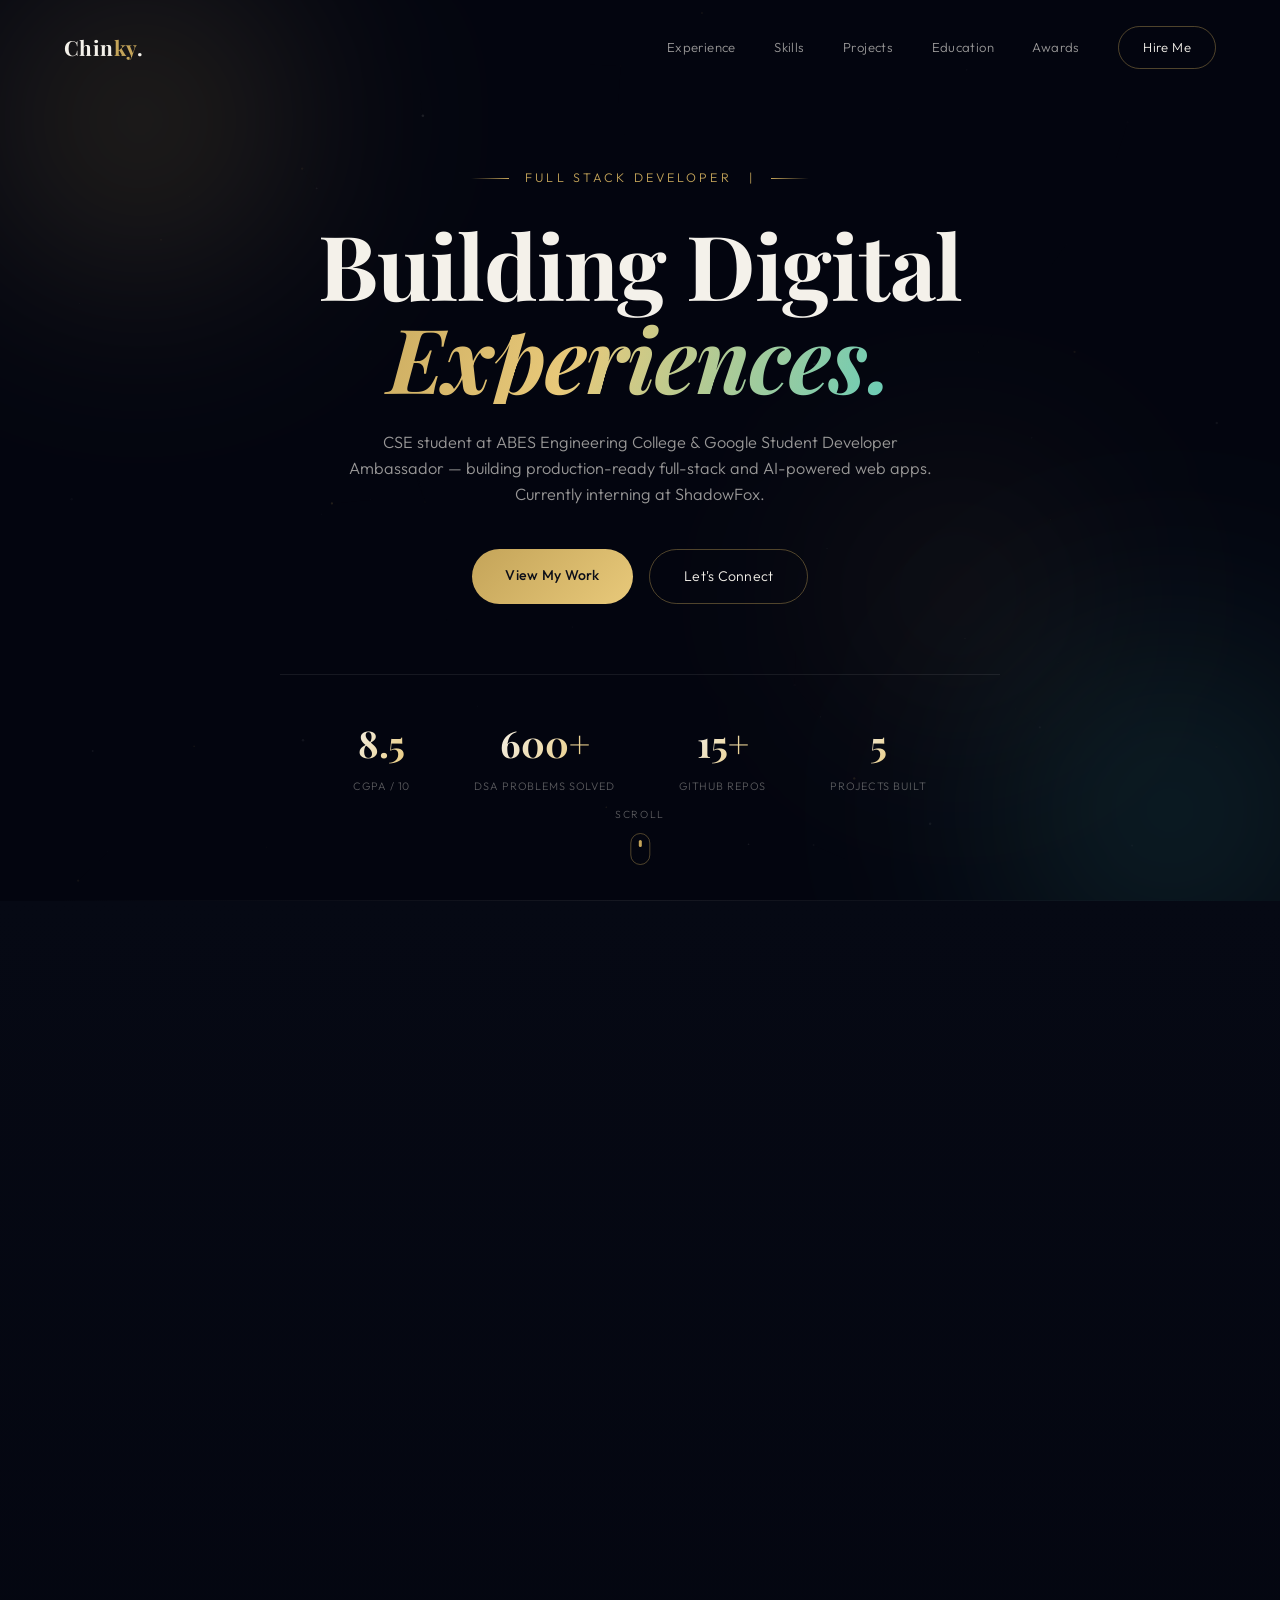
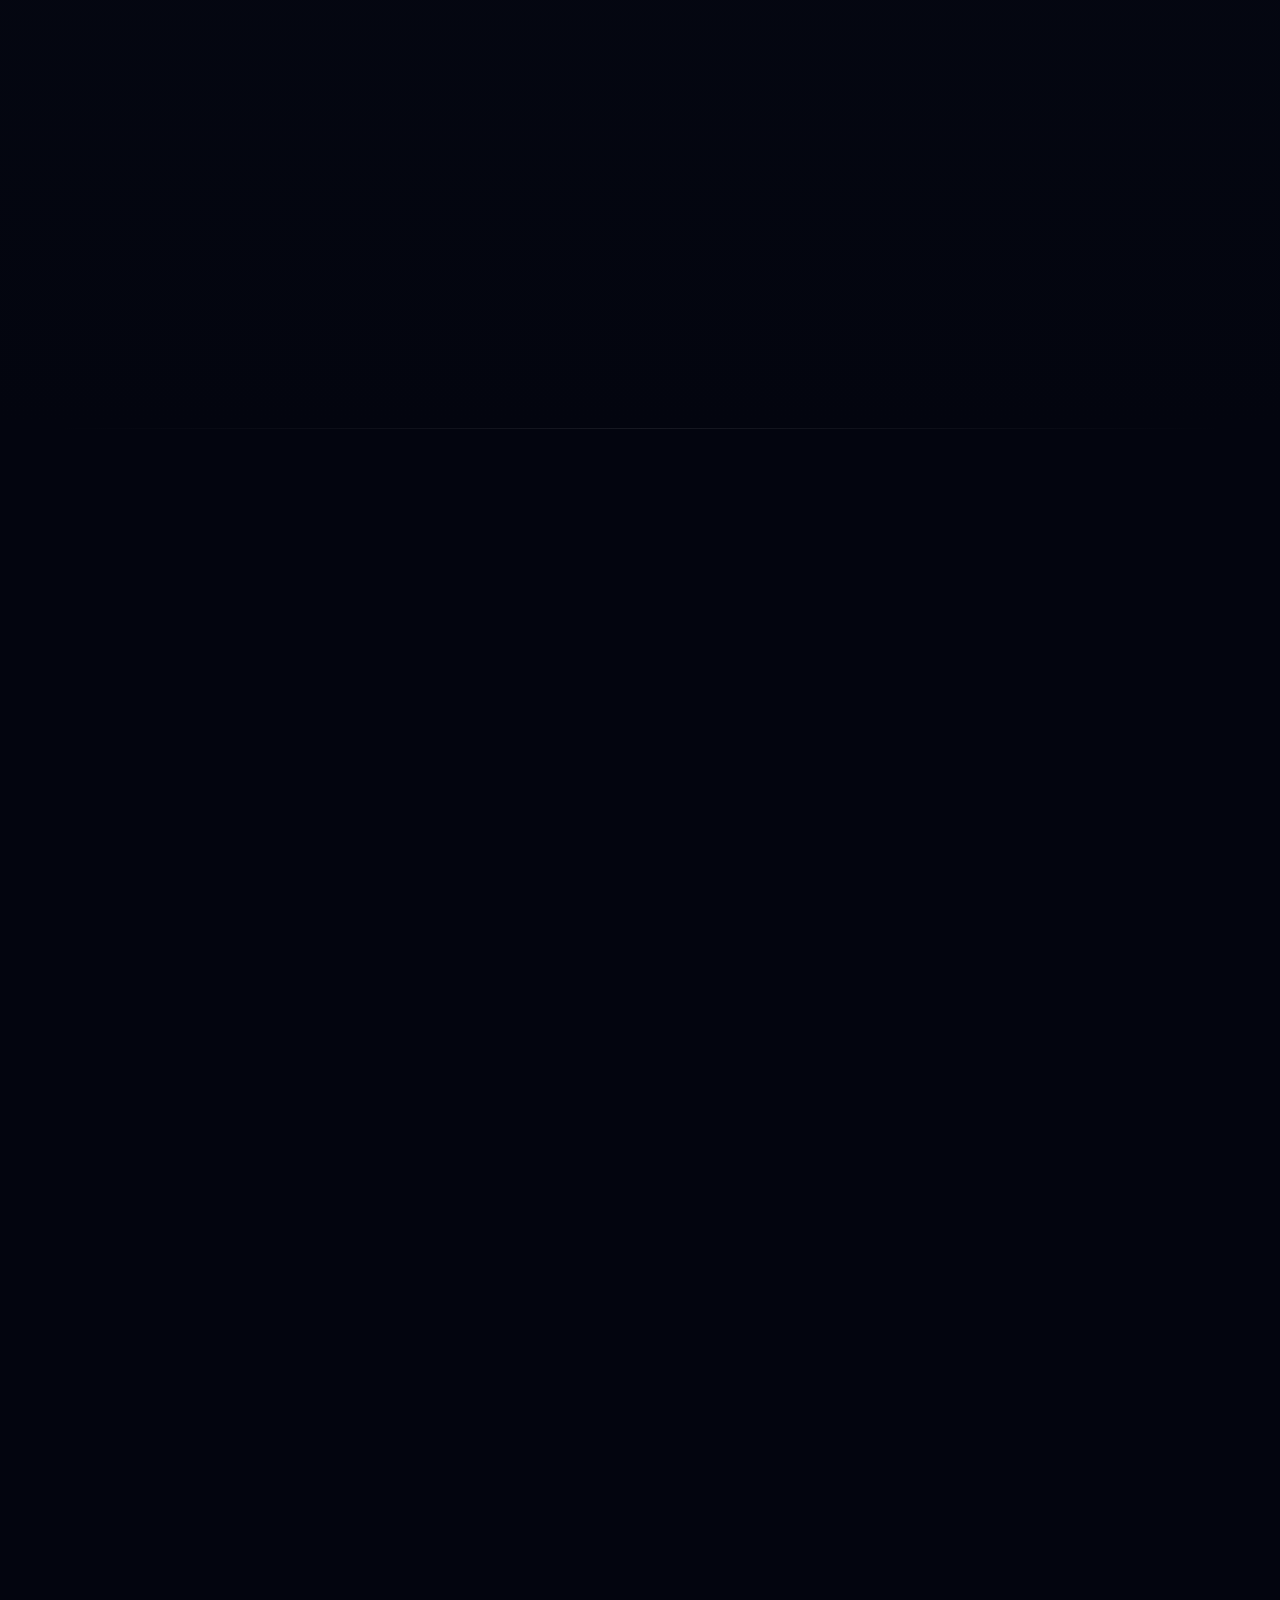
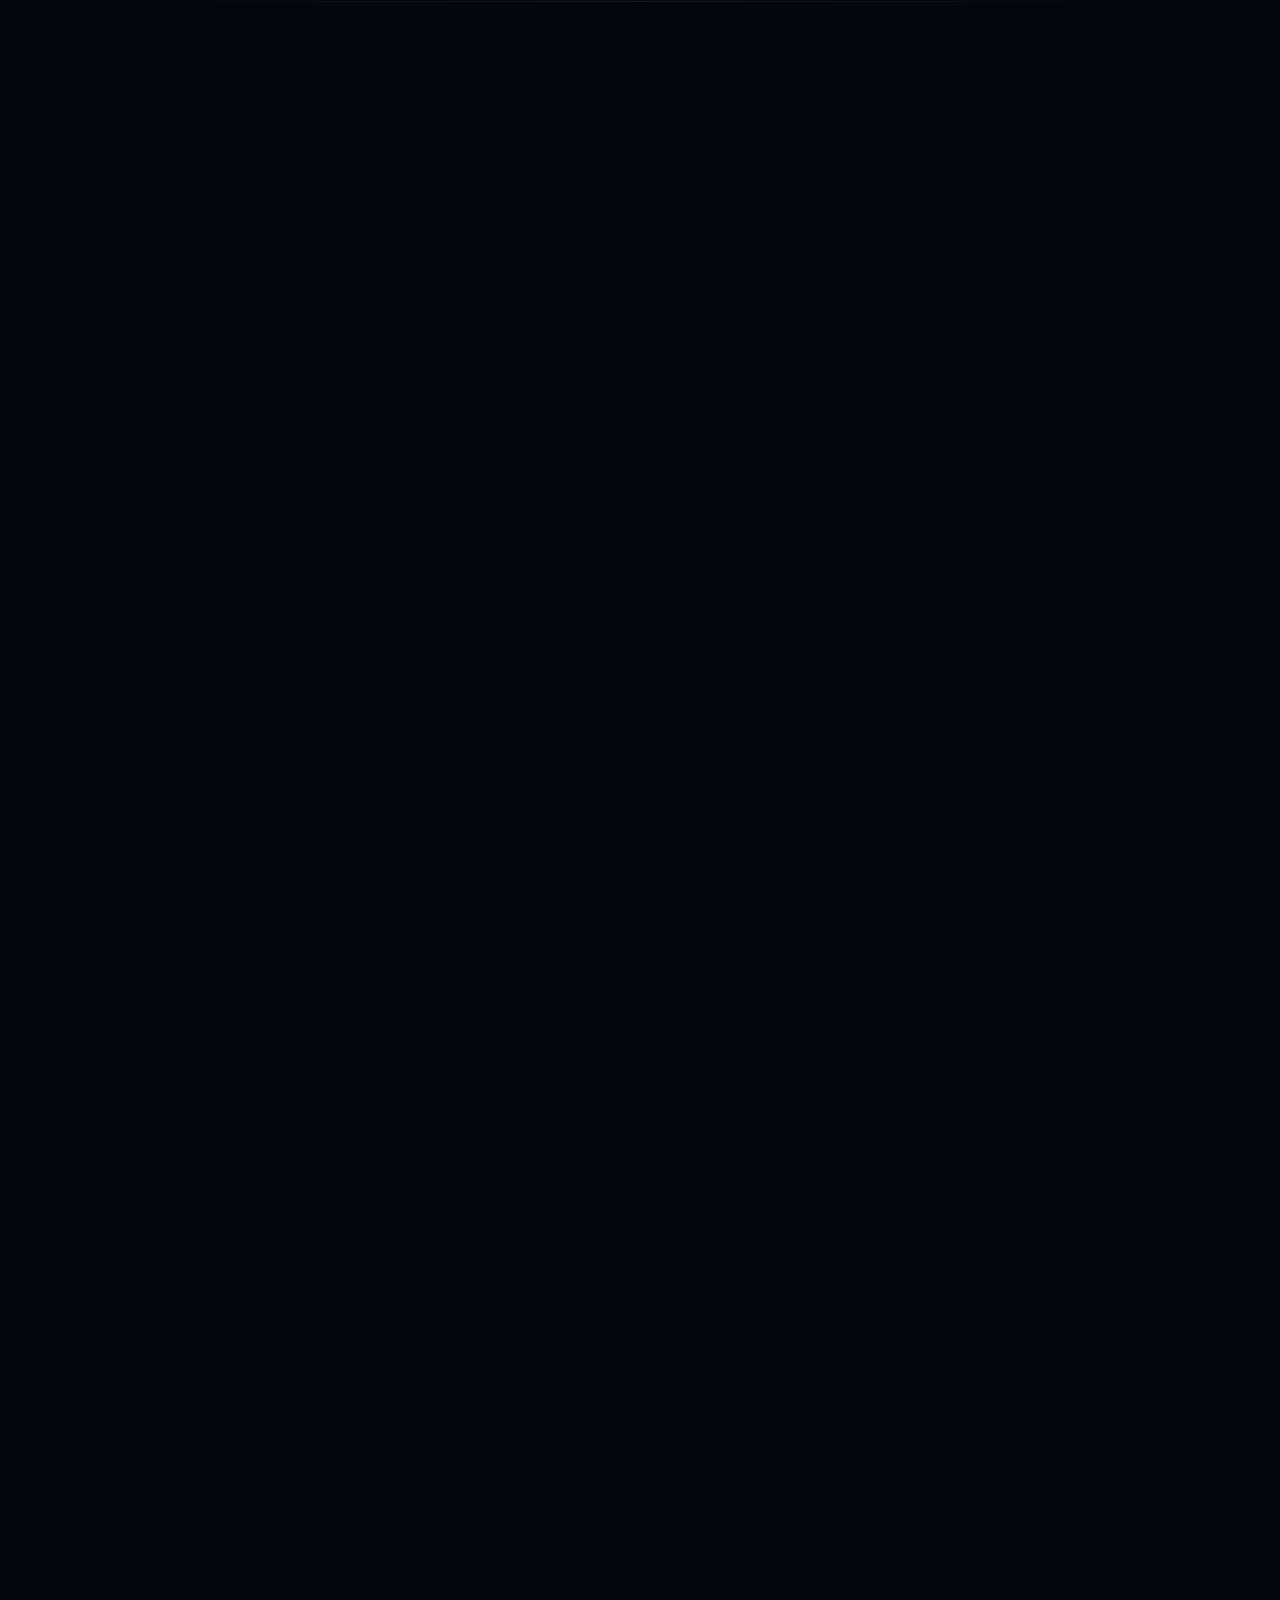
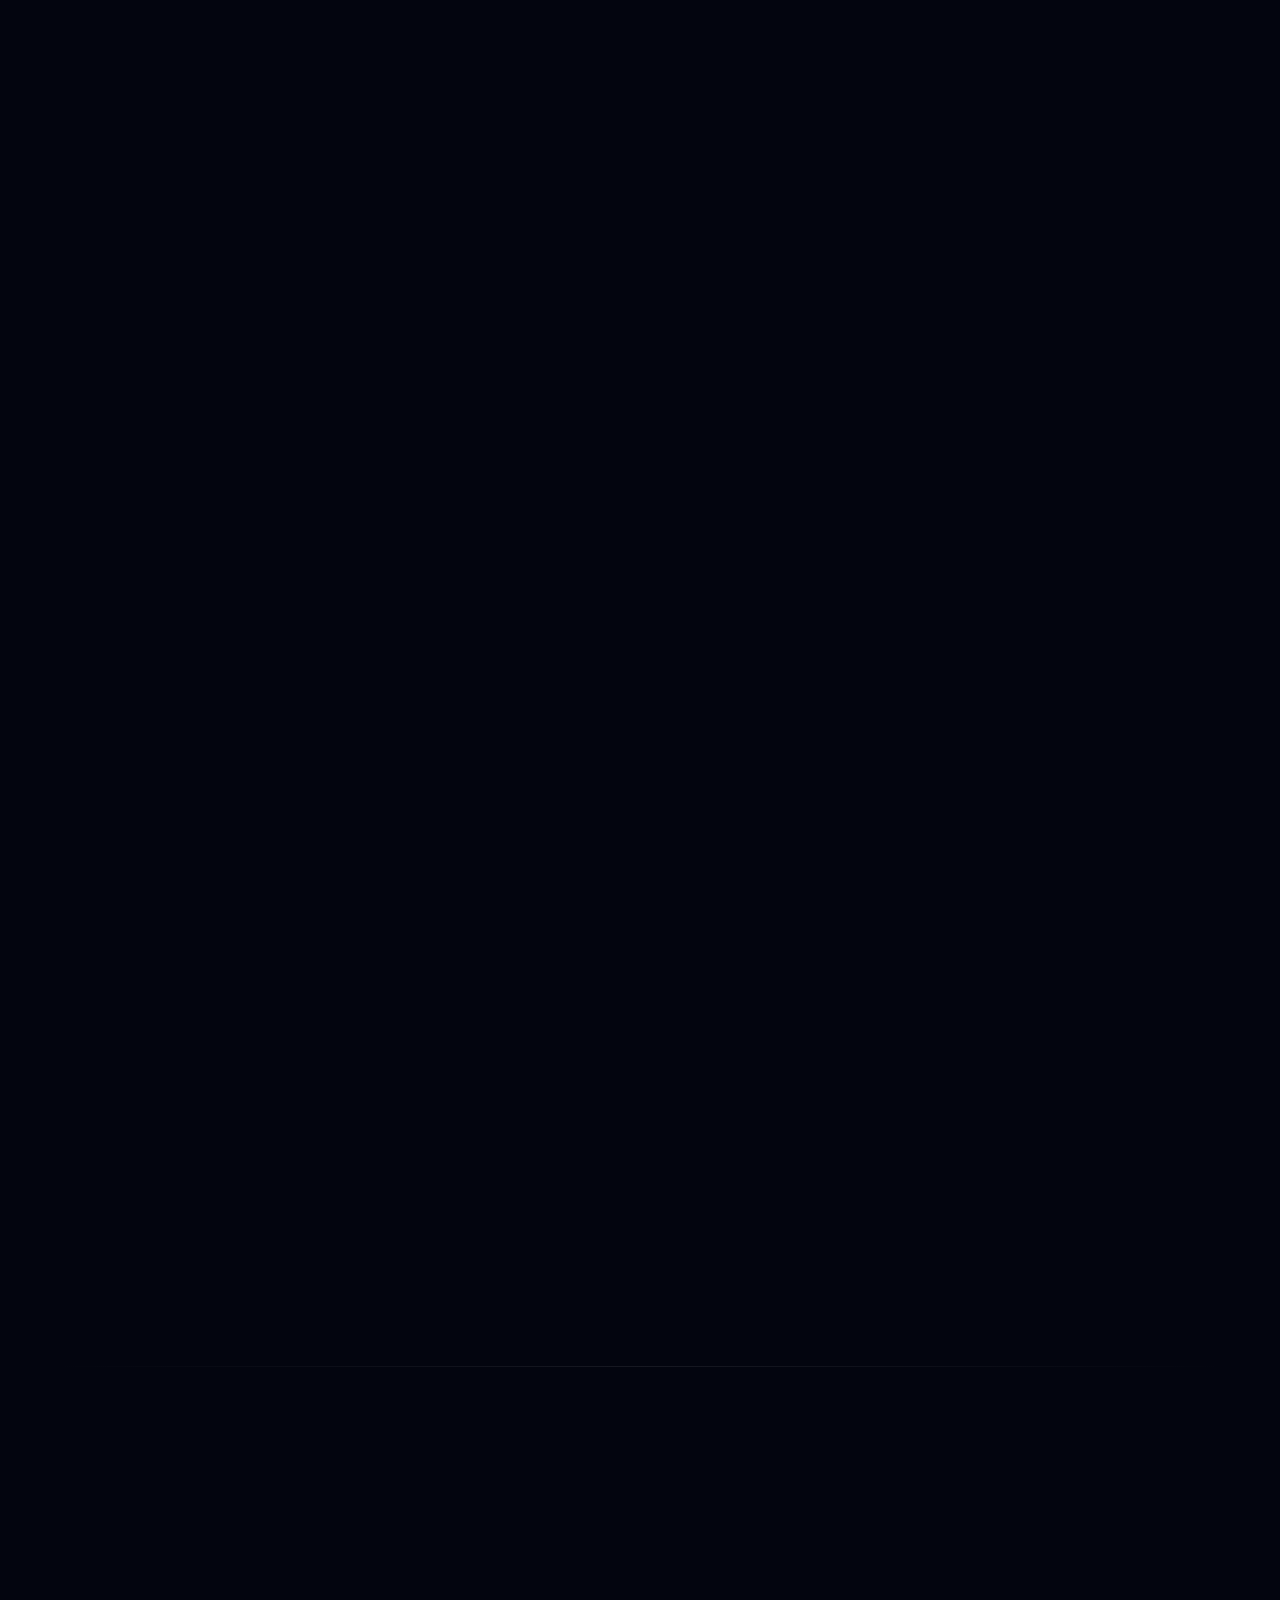
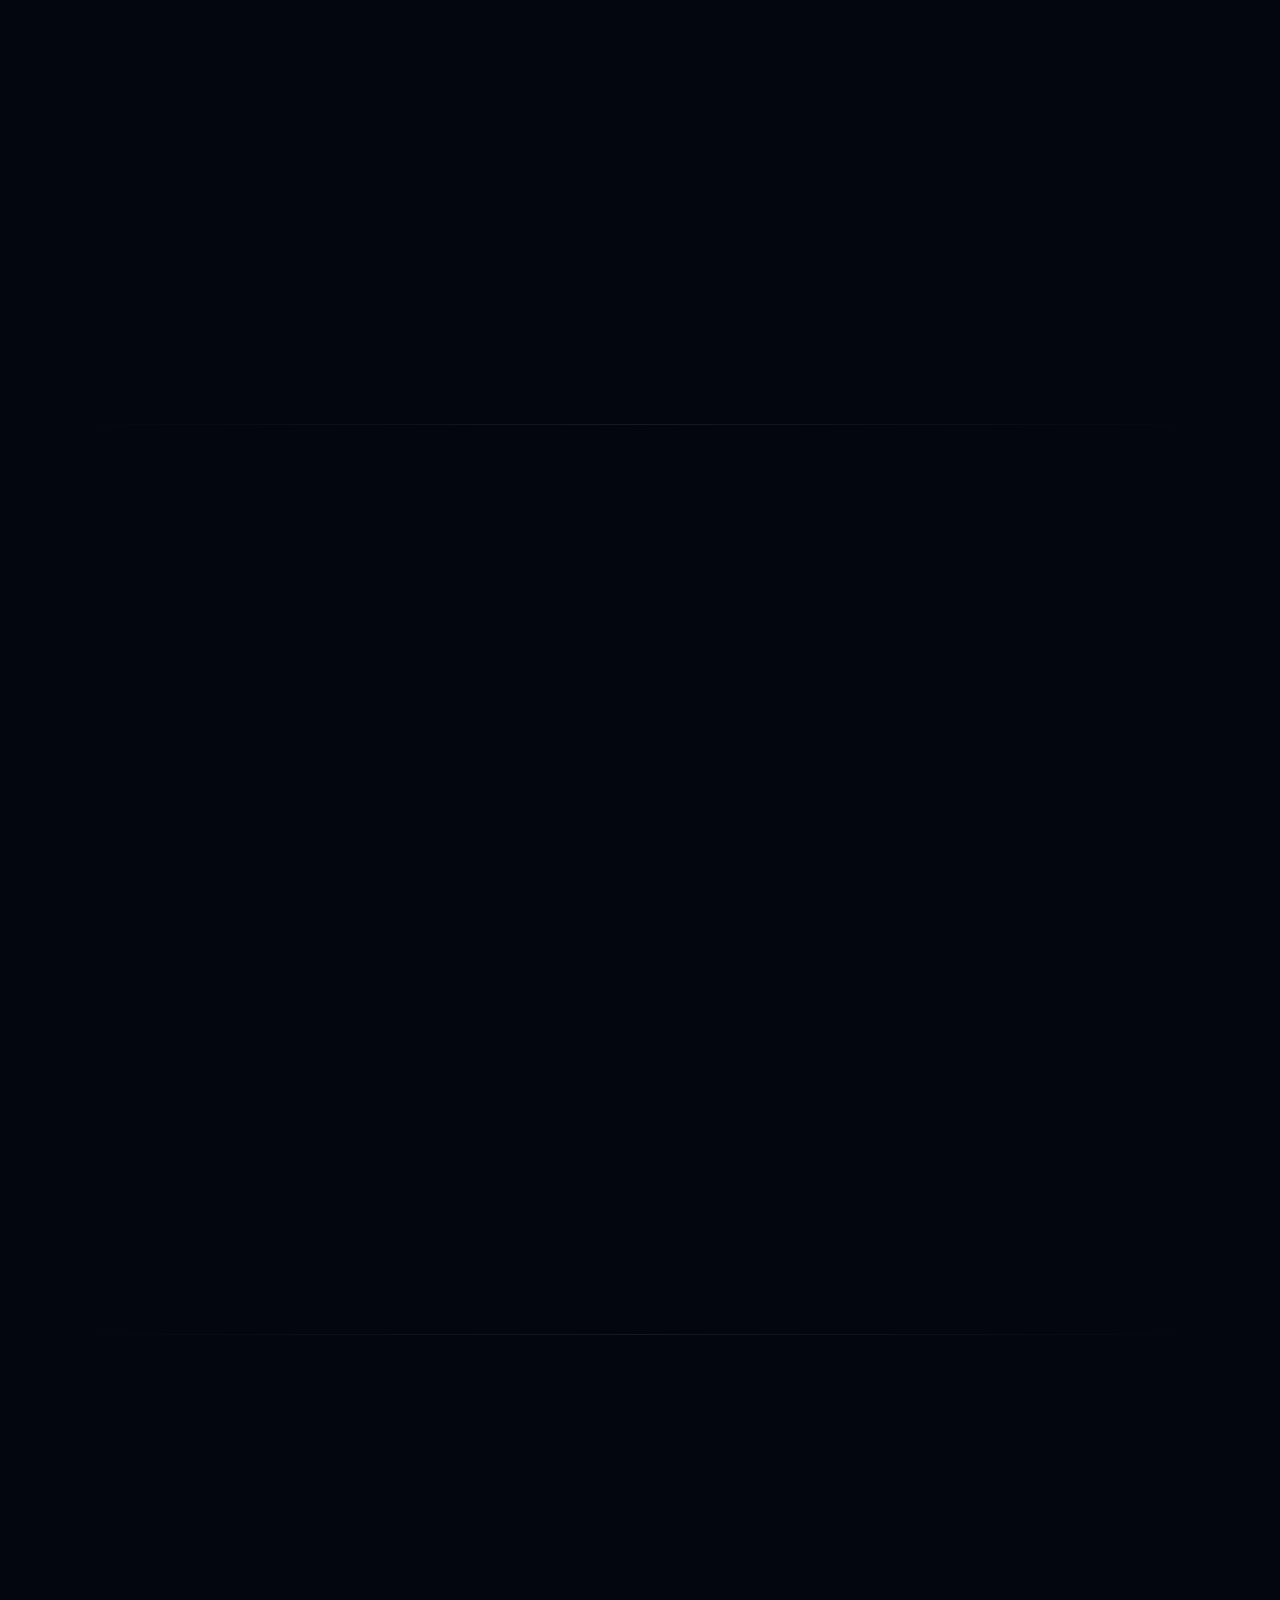
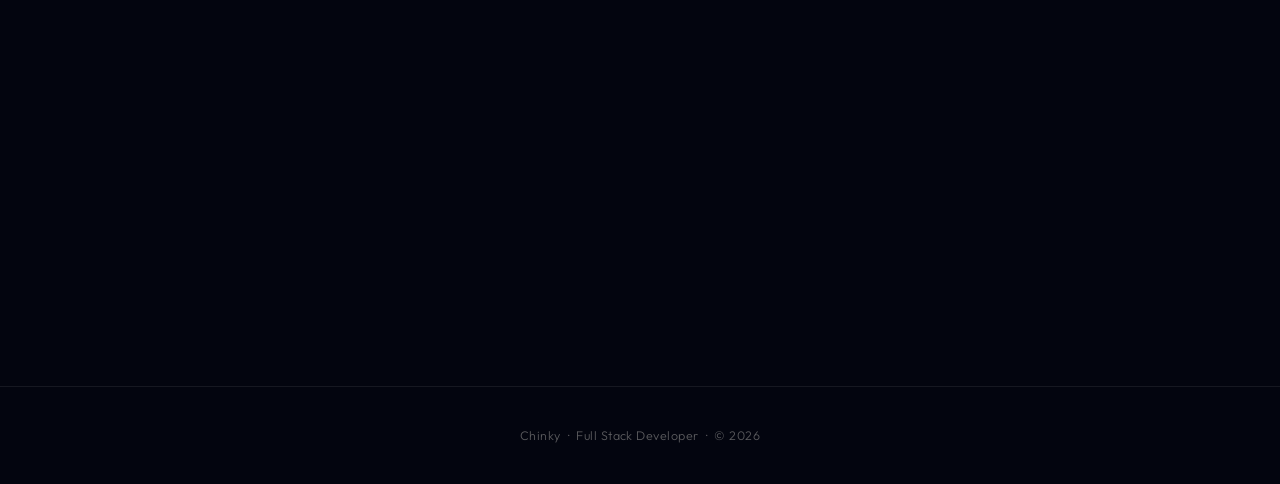
<file: ShadowFox/Portfolio/index1.html>
<!DOCTYPE html>
<html lang="en">
<head>
<meta charset="UTF-8">
<meta name="viewport" content="width=device-width, initial-scale=1.0">
<title>Chinky — Full Stack Developer</title>
<link href="https://fonts.googleapis.com/css2?family=Playfair+Display:ital,wght@0,400;0,700;0,900;1,400;1,700&family=Outfit:wght@200;300;400;500&display=swap" rel="stylesheet">
<link rel="stylesheet" href="style.css">
</head>
<body>

<!-- LOADER -->
<div id="loader">
  <div class="loader-logo">CK.</div>
  <div class="loader-bar"><div class="loader-bar-fill"></div></div>
</div>

<!-- CURSOR -->
<div id="cur"></div>
<div id="cur-ring"></div>

<!-- PARTICLES -->
<canvas id="particles"></canvas>

<!-- ORBS -->
<div class="orb orb1"></div>
<div class="orb orb2"></div>
<div class="orb orb3"></div>

<!-- NAV -->
<nav id="nav">
  <div class="nav-logo">Chin<span>ky</span>.</div>
  <div class="nav-links">
    <a href="#experience">Experience</a>
    <a href="#skills">Skills</a>
    <a href="#projects">Projects</a>
    <a href="#education">Education</a>
    <a href="#achievements">Awards</a>
    <a href="#contact" class="nav-btn">Hire Me</a>
  </div>
  <button class="nav-hamburger" id="hamburger" aria-label="Toggle menu">
    <span></span><span></span><span></span>
  </button>
</nav>

<!-- Mobile Menu -->
<div class="mobile-menu" id="mobileMenu">
  <a href="#experience" class="mobile-link">Experience</a>
  <a href="#skills" class="mobile-link">Skills</a>
  <a href="#projects" class="mobile-link">Projects</a>
  <a href="#education" class="mobile-link">Education</a>
  <a href="#achievements" class="mobile-link">Awards</a>
  <a href="#contact" class="mobile-link mobile-link-cta">Hire Me</a>
</div>

<!-- HERO -->
<section id="hero">
  <div class="hero-eyebrow">
    <span class="eyebrow-line"></span>
    <span id="typed-role"></span><span class="typed-cursor">|</span>
    <span class="eyebrow-line"></span>
  </div>
  <h1 class="hero-title">
    <span class="line1">Building Digital</span>
    <span class="line2">Experiences.</span>
  </h1>
  <p class="hero-sub">
    CSE student at ABES Engineering College &amp; Google Student Developer Ambassador — building production-ready full-stack and AI-powered web apps. Currently interning at ShadowFox.
  </p>
  <div class="hero-ctas">
    <a href="#projects" class="btn-glow primary">View My Work</a>
    <a href="#contact" class="btn-glow secondary">Let's Connect</a>
  </div>
  <div class="hero-stats">
    <div class="hstat">
      <div class="hstat-num" data-count="8.5" data-dec="1">0</div>
      <div class="hstat-label">CGPA / 10</div>
    </div>
    <div class="hstat">
      <div class="hstat-num" data-count="600" data-suffix="+">0</div>
      <div class="hstat-label">DSA Problems Solved</div>
    </div>
    <div class="hstat">
      <div class="hstat-num" data-count="15" data-suffix="+">0</div>
      <div class="hstat-label">GitHub Repos</div>
    </div>
    <div class="hstat">
      <div class="hstat-num" data-count="5">0</div>
      <div class="hstat-label">Projects Built</div>
    </div>
  </div>
  <div class="scroll-cue">
    <span>Scroll</span>
    <div class="scroll-mouse"><div class="scroll-dot"></div></div>
  </div>
</section>

<div class="divider"></div>

<!-- EXPERIENCE -->
<section id="experience">
  <div class="section-wrap">
    <div class="max-w">
      <div class="section-head reveal">
        <p class="section-kicker">Where I've Worked</p>
        <h2 class="section-title">Experience</h2>
      </div>
      <div class="exp-list">
        <div class="exp-card reveal">
          <div class="exp-left">
            <span class="exp-date">Jun 2026 — Present</span>
            <div class="exp-logo">
              <img src="./images/shadowfox.png" alt="ShadowFox">
            </div>
            <div class="exp-line"></div>
          </div>
          <div class="exp-right">
            <div class="exp-badge-row">
              <span class="proj-badge">Internship</span>
              <span class="proj-badge">Remote</span>
            </div>
            <h3 class="exp-role">Web Development Intern</h3>
            <p class="exp-company">ShadowFox</p>
            <ul class="proj-desc">
              <li>Building and deploying real-world full-stack web projects under a structured virtual internship focused on production-grade development practices.</li>
              <li>Gained hands-on exposure to REST API design, frontend integration, and deployment workflows aligned with industry standards.</li>
            </ul>
          </div>
        </div>
        <div class="exp-card reveal reveal-delay-1">
          <div class="exp-left">
            <span class="exp-date">May 2026 — Present</span>
            <div class="exp-logo">
              <img src="./images/google.png" alt="Google">
            </div>
            <div class="exp-line"></div>
          </div>
          <div class="exp-right">
            <div class="exp-badge-row">
              <span class="proj-badge">Ambassador</span>
              <span class="proj-badge">On-Campus</span>
            </div>
            <h3 class="exp-role">Google Student Developer Ambassador</h3>
            <p class="exp-company">Google</p>
            <ul class="proj-desc">
              <li>Grew on-campus developer community to 200+ students by organizing workshops on Google Cloud, Firebase, and Google AI tools.</li>
              <li>Delivered 5+ technical talks and demos; mentored peers on Google Cloud certifications and industry-ready skill development.</li>
            </ul>
          </div>
        </div>
      </div>
    </div>
  </div>
</section>

<div class="divider"></div>

<!-- SKILLS -->
<section id="skills">
  <div class="section-wrap">
    <div class="max-w">
      <div class="section-head reveal">
        <p class="section-kicker">What I Know</p>
        <h2 class="section-title">Skills &amp; Expertise</h2>
      </div>
      <div class="skills-grid">
        <div class="skill-block reveal">
          <div class="skill-block-icon">⚡</div>
          <div class="skill-block-cat">Languages</div>
          <div class="skill-tags">
            <span class="skill-tag">JavaScript ES6+</span>
            <span class="skill-tag">Java</span>
            <span class="skill-tag">Python</span>
            <span class="skill-tag">C</span>
            <span class="skill-tag">SQL</span>
            <span class="skill-tag">HTML5</span>
            <span class="skill-tag">CSS3</span>
          </div>
        </div>
        <div class="skill-block reveal reveal-delay-1">
          <div class="skill-block-icon">🎨</div>
          <div class="skill-block-cat">Frontend</div>
          <div class="skill-tags">
            <span class="skill-tag">React.js</span>
            <span class="skill-tag">Tailwind CSS</span>
            <span class="skill-tag">Bootstrap</span>
            <span class="skill-tag">Responsive Design</span>
          </div>
        </div>
        <div class="skill-block reveal reveal-delay-2">
          <div class="skill-block-icon">🔧</div>
          <div class="skill-block-cat">Backend</div>
          <div class="skill-tags">
            <span class="skill-tag">Node.js</span>
            <span class="skill-tag">Express.js</span>
            <span class="skill-tag">Flask</span>
            <span class="skill-tag">RESTful APIs</span>
            <span class="skill-tag">Passport.js</span>
          </div>
        </div>
        <div class="skill-block reveal reveal-delay-1">
          <div class="skill-block-icon">☁️</div>
          <div class="skill-block-cat">Database &amp; Cloud</div>
          <div class="skill-tags">
            <span class="skill-tag">MongoDB</span>
            <span class="skill-tag">MongoDB Atlas</span>
            <span class="skill-tag">Cloudinary</span>
            <span class="skill-tag">Render</span>
          </div>
        </div>
        <div class="skill-block reveal reveal-delay-2">
          <div class="skill-block-icon">🤖</div>
          <div class="skill-block-cat">ML / AI</div>
          <div class="skill-tags">
            <span class="skill-tag">scikit-learn</span>
            <span class="skill-tag">Classification Models</span>
            <span class="skill-tag">Data Preprocessing</span>
            <span class="skill-tag">Flask REST API</span>
          </div>
        </div>
        <div class="skill-block reveal reveal-delay-3">
          <div class="skill-block-icon">🛠️</div>
          <div class="skill-block-cat">Tools</div>
          <div class="skill-tags">
            <span class="skill-tag">Git &amp; GitHub</span>
            <span class="skill-tag">VS Code</span>
            <span class="skill-tag">Postman</span>
            <span class="skill-tag">npm</span>
          </div>
        </div>
        <div class="skill-block reveal reveal-delay-3 skill-centered">
          <div class="skill-block-icon">🧠</div>
          <div class="skill-block-cat">Core CS</div>
          <div class="skill-tags">
            <span class="skill-tag">Data Structures</span>
            <span class="skill-tag">Algorithms</span>
            <span class="skill-tag">Authentication</span>
            <span class="skill-tag">API Design</span>
          </div>
        </div>
      </div>
    </div>
  </div>
</section>

<div class="divider"></div>

<!-- PROJECTS -->
<section id="projects">
  <div class="section-wrap">
    <div class="max-w">
      <div class="section-head reveal">
        <p class="section-kicker">Selected Work</p>
        <h2 class="section-title">Projects</h2>
      </div>
      <div class="proj-list">

        <div class="proj-card reveal" id="p1">
          <div class="proj-info">
            <div class="proj-num-badge">01</div>
            <div class="proj-badge-row">
              <span class="proj-badge">Full Stack</span>
              <span class="proj-badge">AI-Powered</span>
            </div>
            <h3 class="proj-title">TrustHire — AI Hiring Trust Platform</h3>
            <ul class="proj-desc">
              <li>Dual-sided AI trust scoring system automating credibility assessment for candidates and companies</li>
              <li>Honesty Engine cross-references self-declared skills with real GitHub activity to dynamically adjust candidate trust scores</li>
              <li>Company Trust Score tracks offer reliability, hiring success rate, job transparency, and platform behavior metrics</li>
            </ul>
          </div>
          <div class="proj-visual">
            <a href="https://github.com/Chinky29/future-job-shield" target="_blank" rel="noopener" class="proj-mockup proj-mockup-link">
              <img src="./images/trusthire.png" alt="TrustHire Platform" onerror="this.style.display='none';this.nextElementSibling.style.display='flex'">
              <div class="proj-mockup-fallback">🌸</div>
              <div class="proj-mockup-glow"></div>
              <div class="proj-mockup-overlay"><span>View on GitHub ↗</span></div>
            </a>
            <div class="proj-stack-wrap">
              <div class="proj-stack-title">Tech Stack</div>
              <div class="proj-techs">
                <span class="proj-tech">React.js</span>
                <span class="proj-tech">Node.js</span>
                <span class="proj-tech">Express.js</span>
                <span class="proj-tech">MongoDB</span>
                <span class="proj-tech">GitHub API</span>
                <span class="proj-tech">REST API</span>
              </div>
            </div>
          </div>
        </div>

        <div class="proj-card reveal reveal-delay-1" id="p2">
          <div class="proj-info">
            <div class="proj-num-badge">02</div>
            <div class="proj-badge-row">
              <span class="proj-badge">Full Stack</span>
              <span class="proj-badge">ML / AI</span>
            </div>
            <h3 class="proj-title">AuraCycle — PCOD Risk Prediction &amp; Cycle Tracker</h3>
            <ul class="proj-desc">
              <li>Full-stack web app predicting PCOD risk using a trained ML classification model with real-time inference via Flask REST API</li>
              <li>Deployed on Render with gunicorn; CORS-secured backend with MongoDB Atlas</li>
              <li>Responsive Vanilla JS frontend with live demo available</li>
            </ul>
          </div>
          <div class="proj-visual">
            <a href="https://github.com/Chinky29/EliteHer" target="_blank" rel="noopener" class="proj-mockup proj-mockup-link">
              <img src="./images/aura.png" alt="AuraCycle App" onerror="this.style.display='none';this.nextElementSibling.style.display='flex'">
              <div class="proj-mockup-fallback">🌸</div>
              <div class="proj-mockup-glow"></div>
              <div class="proj-mockup-overlay"><span>View on GitHub ↗</span></div>
            </a>
            <div class="proj-stack-wrap">
              <div class="proj-stack-title">Tech Stack</div>
              <div class="proj-techs">
                <span class="proj-tech">Python</span>
                <span class="proj-tech">Flask</span>
                <span class="proj-tech">MongoDB Atlas</span>
                <span class="proj-tech">scikit-learn</span>
                <span class="proj-tech">JavaScript</span>
                <span class="proj-tech">Render</span>
              </div>
            </div>
          </div>
        </div>

        <!-- OptiStay — no GitHub link yet, deployment in progress -->
        <div class="proj-card reveal reveal-delay-2" id="p3">
          <div class="proj-info">
            <div class="proj-num-badge">03</div>
            <div class="proj-badge-row">
              <span class="proj-badge">Full Stack</span>
              <span class="proj-badge">Production</span>
            </div>
            <h3 class="proj-title">OptiStay — Full-Stack Rental Platform</h3>
            <ul class="proj-desc">
              <li>Airbnb-inspired platform with session-based auth, 10+ CRUD REST endpoints, input validation, and MVC architecture — 95%+ uptime</li>
              <li>Reduced MongoDB query latency ~40% via compound indexing; cut media load time 30% with Cloudinary CDN</li>
              <li>Passport.js authentication with secure registration, login &amp; protected routes</li>
            </ul>
          </div>
          <div class="proj-visual">
            <div class="proj-mockup proj-mockup-wip">
              <img src="./images/optistay.png" alt="OptiStay Platform" onerror="this.style.display='none';this.nextElementSibling.style.display='flex'">
              <div class="proj-mockup-fallback">🏠</div>
              <div class="proj-mockup-glow"></div>
              <div class="proj-mockup-overlay proj-mockup-overlay-wip"><span>🚧 Coming Soon</span></div>
            </div>
            <div class="proj-stack-wrap">
              <div class="proj-stack-title">Tech Stack</div>
              <div class="proj-techs">
                <span class="proj-tech">Node.js</span>
                <span class="proj-tech">Express.js</span>
                <span class="proj-tech">MongoDB</span>
                <span class="proj-tech">Passport.js</span>
                <span class="proj-tech">Cloudinary</span>
                <span class="proj-tech">Render</span>
              </div>
            </div>
          </div>
        </div>

        <div class="proj-card reveal reveal-delay-3" id="p4">
          <div class="proj-info">
            <div class="proj-num-badge">04</div>
            <div class="proj-badge-row">
              <span class="proj-badge">Vanilla JS</span>
              <span class="proj-badge">Game</span>
            </div>
            <h3 class="proj-title">Simon Says — Memory Game</h3>
            <ul class="proj-desc">
              <li>Pattern recognition game with progressive difficulty &amp; real-time scoring</li>
              <li>Pure JavaScript — random patterns, input validation &amp; timeout state management</li>
              <li>CSS3 animations &amp; audio feedback, responsive from 320px to 1920px+</li>
            </ul>
          </div>
          <div class="proj-visual">
            <a href="https://github.com/Chinky29/Simon-Says-Game" target="_blank" rel="noopener" class="proj-mockup proj-mockup-link">
              <img src="./images/SIMON.png" alt="Simon Says Game" onerror="this.style.display='none';this.nextElementSibling.style.display='flex'">
              <div class="proj-mockup-fallback">🎮</div>
              <div class="proj-mockup-glow"></div>
              <div class="proj-mockup-overlay"><span>View on GitHub ↗</span></div>
            </a>
            <div class="proj-stack-wrap">
              <div class="proj-stack-title">Tech Stack</div>
              <div class="proj-techs">
                <span class="proj-tech">HTML5</span>
                <span class="proj-tech">CSS3</span>
                <span class="proj-tech">JavaScript</span>
                <span class="proj-tech">Web Audio API</span>
              </div>
            </div>
          </div>
        </div>

        <div class="proj-card reveal reveal-delay-4" id="p5">
          <div class="proj-info">
            <div class="proj-num-badge">05</div>
            <div class="proj-badge-row">
              <span class="proj-badge">UI / CSS</span>
              <span class="proj-badge">Clone</span>
            </div>
            <h3 class="proj-title">Spotify Clone — Music UI</h3>
            <ul class="proj-desc">
              <li>Pixel-perfect Spotify replica using CSS Grid &amp; Flexbox, mobile-first approach</li>
              <li>Semantic HTML5 + BEM naming for long-term maintainability &amp; scalability</li>
              <li>Advanced CSS — hover effects, smooth transitions, and custom animations</li>
            </ul>
          </div>
          <div class="proj-visual">
            <a href="https://github.com/Chinky29/Spotify-Clone" target="_blank" rel="noopener" class="proj-mockup proj-mockup-link">
              <img src="./images/spotify.png" alt="Spotify Clone" onerror="this.style.display='none';this.nextElementSibling.style.display='flex'">
              <div class="proj-mockup-fallback">🎵</div>
              <div class="proj-mockup-glow"></div>
              <div class="proj-mockup-overlay"><span>View on GitHub ↗</span></div>
            </a>
            <div class="proj-stack-wrap">
              <div class="proj-stack-title">Tech Stack</div>
              <div class="proj-techs">
                <span class="proj-tech">HTML5</span>
                <span class="proj-tech">CSS3</span>
                <span class="proj-tech">CSS Grid</span>
                <span class="proj-tech">Flexbox</span>
                <span class="proj-tech">BEM</span>
              </div>
            </div>
          </div>
        </div>

      </div>
    </div>
  </div>
</section>

<div class="divider"></div>

<!-- EDUCATION -->
<section id="education">
  <div class="section-wrap">
    <div class="max-w">
      <div class="section-head reveal">
        <p class="section-kicker">Academic Background</p>
        <h2 class="section-title">Education</h2>
      </div>
      <div class="edu-grid">
        <div class="edu-card reveal">
          <p class="edu-year">2023 — 2027 · Ongoing</p>
          <h3 class="edu-degree">Bachelor of Technology<br>Computer Science &amp; Engineering</h3>
          <p class="edu-school">ABES Engineering College, Ghaziabad, India</p>
          <span class="edu-score">✦ CGPA: 8.5 / 10</span>
        </div>
        <div class="edu-card reveal reveal-delay-1">
          <p class="edu-year">2023</p>
          <h3 class="edu-degree">Senior Secondary (CBSE)<br>Physics, Chemistry, Mathematics</h3>
          <p class="edu-school">Aryavratt Public School, Ghaziabad, India</p>
          <span class="edu-score">✦ Score: 80%</span>
        </div>
      </div>
    </div>
  </div>
</section>

<div class="divider"></div>

<!-- ACHIEVEMENTS -->
<section id="achievements">
  <div class="section-wrap">
    <div class="max-w">
      <div class="section-head reveal">
        <p class="section-kicker">Recognition &amp; Practice</p>
        <h2 class="section-title">Achievements</h2>
      </div>
      <div class="ach-grid">
        <div class="ach-card reveal">
          <div class="ach-icon-wrap">🥇</div>
          <h4 class="ach-title">Elite Her Hackathon</h4>
          <p class="ach-desc">Top 100 Nationally (Apr 2026) as Team Lead — set technical direction and managed end-to-end delivery under competition constraints.</p>
        </div>
        <div class="ach-card reveal reveal-delay-1">
          <div class="ach-icon-wrap">🏆</div>
          <h4 class="ach-title">Offline Hackathon</h4>
          <p class="ach-desc">Top 10 / 250 Teams (Mar 2026) as Frontend Developer — shipped polished React.js + Tailwind CSS UI under tight deadline.</p>
        </div>
        <div class="ach-card reveal reveal-delay-2">
          <div class="ach-icon-wrap">⚡</div>
          <h4 class="ach-title">DSA: 600+ Problems</h4>
          <p class="ach-desc">LeetCode (100+: arrays, trees, graphs, DP) &amp; CodeChef (500+, 25-day streak); HackerRank Problem Solving Intermediate certified.</p>
        </div>
        <div class="ach-card reveal reveal-delay-3">
          <div class="ach-icon-wrap">💻</div>
          <h4 class="ach-title">GitHub Portfolio</h4>
          <p class="ach-desc">15+ repos with structured READMEs and consistent commit history demonstrating version control discipline.</p>
        </div>
      </div>
    </div>
  </div>
</section>

<div class="divider"></div>

<!-- CONTACT -->
<section id="contact">
  <div class="section-wrap">
    <div class="max-w">
      <div class="contact-wrap reveal">
        <div class="contact-orb"></div>
        <p class="section-kicker" style="justify-content:center;display:flex">Let's Collaborate</p>
        <h2 class="contact-title">Open to <em>Opportunities.</em></h2>
        <p class="contact-sub">Actively seeking internships, freelance work &amp; collaborations. Let's build something extraordinary together.</p>
        <div class="contact-links">
          <a href="mailto:chin9899nk@gmail.com" class="clink">
            <svg width="14" height="14" viewBox="0 0 20 20" fill="currentColor" class="clink-icon"><path d="M2.003 5.884L10 9.882l7.997-3.998A2 2 0 0016 4H4a2 2 0 00-1.997 1.884z"/><path d="M18 8.118l-8 4-8-4V14a2 2 0 002 2h12a2 2 0 002-2V8.118z"/></svg>
            <span>Email Me</span>
          </a>
          <a href="tel:+919953046035" class="clink">
            <svg width="14" height="14" viewBox="0 0 20 20" fill="currentColor" class="clink-icon"><path d="M2 3a1 1 0 011-1h2.153a1 1 0 01.986.836l.74 4.435a1 1 0 01-.54 1.06l-1.548.773a11.037 11.037 0 006.105 6.105l.774-1.548a1 1 0 011.059-.54l4.435.74a1 1 0 01.836.986V17a1 1 0 01-1 1h-2C7.82 18 2 12.18 2 5V3z"/></svg>
            <span>+91 99530 46035</span>
          </a>
          <a href="https://linkedin.com/in/chinky-" target="_blank" rel="noopener" class="clink">
            <svg width="14" height="14" viewBox="0 0 20 20" fill="currentColor" class="clink-icon"><path fill-rule="evenodd" d="M16.338 16.338H13.67V12.16c0-.995-.017-2.277-1.387-2.277-1.39 0-1.601 1.086-1.601 2.207v4.248H8.014v-8.59h2.559v1.174h.037c.356-.675 1.227-1.387 2.526-1.387 2.703 0 3.203 1.778 3.203 4.092v4.711zM5.005 6.575a1.548 1.548 0 11-.003-3.096 1.548 1.548 0 01.003 3.096zm-1.337 9.763H6.34v-8.59H3.667v8.59zM17.668 1H2.328C1.595 1 1 1.581 1 2.298v15.403C1 18.418 1.595 19 2.328 19h15.34c.734 0 1.332-.582 1.332-1.299V2.298C19 1.581 18.402 1 17.668 1z" clip-rule="evenodd"/></svg>
            <span>LinkedIn</span>
          </a>
          <a href="https://github.com/Chinky29" target="_blank" rel="noopener" class="clink">
            <svg width="14" height="14" viewBox="0 0 20 20" fill="currentColor" class="clink-icon"><path fill-rule="evenodd" d="M10 0C4.477 0 0 4.484 0 10.017c0 4.425 2.865 8.18 6.839 9.504.5.092.682-.217.682-.483 0-.237-.008-.868-.013-1.703-2.782.605-3.369-1.343-3.369-1.343-.454-1.158-1.11-1.466-1.11-1.466-.908-.62.069-.608.069-.608 1.003.07 1.531 1.032 1.531 1.032.892 1.53 2.341 1.088 2.91.832.092-.647.35-1.088.636-1.338-2.22-.253-4.555-1.113-4.555-4.951 0-1.093.39-1.988 1.029-2.688-.103-.253-.446-1.272.098-2.65 0 0 .84-.27 2.75 1.026A9.564 9.564 0 0110 4.844c.85.004 1.705.115 2.504.337 1.909-1.296 2.747-1.027 2.747-1.027.546 1.379.203 2.398.1 2.651.64.7 1.028 1.595 1.028 2.688 0 3.848-2.339 4.695-4.566 4.943.359.309.678.92.678 1.855 0 1.338-.012 2.419-.012 2.747 0 .268.18.58.688.482A10.019 10.019 0 0020 10.017C20 4.484 15.522 0 10 0z" clip-rule="evenodd"/></svg>
            <span>GitHub</span>
          </a>
        </div>
      </div>
    </div>
  </div>
</section>

<footer>
  <p>Chinky &nbsp;·&nbsp; Full Stack Developer &nbsp;·&nbsp; © 2026</p>
</footer>

<script src="script.js"></script>
</body>
</html>
</file>
<file: ShadowFox/Portfolio/style.css>
/* ═══════════════════════════════════════════
   TOKENS & RESET
═══════════════════════════════════════════ */
:root {
  --bg: #03050f;
  --bg2: #060914;
  --surface: rgba(255,255,255,0.035);
  --surface-h: rgba(255,255,255,0.065);
  --border: rgba(255,255,255,0.08);
  --border-h: rgba(196,164,89,0.4);
  --ink: #f4f1ea;
  --ink-dim: rgba(244,241,234,0.62);
  --ink-faint: rgba(244,241,234,0.36);
  --gold: #c4a459;
  --gold2: #e8c97a;
  --teal: #4ecdc4;
  --radius: 20px;
  --radius-sm: 12px;
  --maxw: 1180px;
  --ease: cubic-bezier(.4,0,.2,1);
  --ease2: cubic-bezier(.16,1,.3,1);
}

* { margin: 0; padding: 0; box-sizing: border-box; }

html { scroll-behavior: smooth; }

body {
  background: var(--bg);
  color: var(--ink);
  font-family: 'Outfit', sans-serif;
  font-weight: 300;
  line-height: 1.6;
  overflow-x: hidden;
  position: relative;
}

h1, h2, h3, h4 { font-family: 'Playfair Display', serif; font-weight: 700; }

a { color: inherit; text-decoration: none; }
ul { list-style: none; }
img { max-width: 100%; display: block; }
button { font-family: inherit; cursor: pointer; background: none; border: none; color: inherit; }

::selection { background: var(--gold); color: var(--bg); }

::-webkit-scrollbar { width: 9px; }
::-webkit-scrollbar-track { background: var(--bg); }
::-webkit-scrollbar-thumb { background: linear-gradient(var(--gold), var(--teal)); border-radius: 10px; }

:focus-visible { outline: 2px solid var(--gold); outline-offset: 3px; border-radius: 4px; }

/* ═══════════════════════════════════════════
   LOADER
═══════════════════════════════════════════ */
#loader {
  position: fixed; inset: 0; z-index: 9999;
  background: var(--bg);
  display: flex; flex-direction: column; align-items: center; justify-content: center; gap: 1.4rem;
  transition: opacity .7s var(--ease2), visibility .7s var(--ease2);
}
#loader.out { opacity: 0; visibility: hidden; pointer-events: none; }
.loader-logo {
  font-family: 'Playfair Display', serif; font-weight: 900; font-size: 2.2rem;
  letter-spacing: .04em; color: var(--ink);
  background: linear-gradient(120deg, var(--gold), var(--teal));
  -webkit-background-clip: text; background-clip: text; color: transparent;
  animation: loaderPulse 1.6s ease infinite;
}
@keyframes loaderPulse { 0%,100% { opacity: .55; } 50% { opacity: 1; } }
.loader-bar { width: 160px; height: 2px; background: var(--border); border-radius: 2px; overflow: hidden; }
.loader-bar-fill {
  width: 0%; height: 100%; background: linear-gradient(90deg, var(--gold), var(--teal));
  animation: loaderFill 1.5s var(--ease2) forwards;
}
@keyframes loaderFill { from { width: 0%; } to { width: 100%; } }

/* ═══════════════════════════════════════════
   CUSTOM CURSOR
═══════════════════════════════════════════ */
#cur, #cur-ring {
  position: fixed; top: 0; left: 0; z-index: 9998;
  pointer-events: none; border-radius: 50%;
  transform: translate(-50%, -50%);
  will-change: transform;
}
#cur { width: 6px; height: 6px; background: var(--gold); }
#cur-ring {
  width: 34px; height: 34px; border: 1px solid var(--border-h);
  transition: width .25s var(--ease2), height .25s var(--ease2), border-color .25s;
}
#cur-ring.cur-hover { width: 56px; height: 56px; border-color: var(--gold); background: rgba(196,164,89,.06); }
body.no-cursor #cur, body.no-cursor #cur-ring { display: none; }
@media (hover: hover) and (pointer: fine) { body:not(.no-cursor) { cursor: none; } body:not(.no-cursor) a, body:not(.no-cursor) button { cursor: none; } }

/* ═══════════════════════════════════════════
   BACKGROUND — PARTICLES & ORBS
═══════════════════════════════════════════ */
#particles {
  position: fixed; inset: 0; z-index: 0; pointer-events: none;
  opacity: .55;
}
.orb {
  position: fixed; z-index: 0; border-radius: 50%;
  filter: blur(90px); pointer-events: none; mix-blend-mode: screen;
  will-change: transform;
}
.orb1 { width: 480px; height: 480px; top: -120px; left: -100px; background: radial-gradient(circle, rgba(196,164,89,.22), transparent 70%); }
.orb2 { width: 540px; height: 540px; bottom: -180px; right: -160px; background: radial-gradient(circle, rgba(78,205,196,.16), transparent 70%); }
.orb3 { width: 380px; height: 380px; top: 45%; left: 60%; background: radial-gradient(circle, rgba(196,164,89,.1), transparent 70%); }

section, nav, footer, .mobile-menu, .mobile-overlay { position: relative; z-index: 2; }

/* ═══════════════════════════════════════════
   NAV
═══════════════════════════════════════════ */
#nav {
  position: fixed; top: 0; left: 0; right: 0; z-index: 1000;
  display: flex; align-items: center; justify-content: space-between;
  padding: 1.6rem clamp(1.5rem, 5vw, 4rem);
  transition: background .4s var(--ease), border-color .4s var(--ease), padding .4s var(--ease);
  border-bottom: 1px solid transparent;
}
#nav.scrolled {
  background: rgba(3,5,15,.78); backdrop-filter: blur(16px);
  border-bottom: 1px solid var(--border); padding: 1.1rem clamp(1.5rem, 5vw, 4rem);
}
.nav-logo { font-family: 'Playfair Display', serif; font-weight: 700; font-size: 1.3rem; letter-spacing: .02em; }
.nav-logo span { color: var(--gold); }
.nav-links { display: flex; align-items: center; gap: 2.4rem; }
.nav-links a {
  position: relative; font-size: .82rem; letter-spacing: .03em; color: var(--ink-dim);
  transition: color .3s;
}
.nav-links a::after {
  content: ''; position: absolute; left: 0; bottom: -6px; width: 100%; height: 1px;
  background: var(--gold); transform: scaleX(0); transform-origin: left; transition: transform .3s var(--ease2);
}
.nav-links a:hover { color: var(--ink); }
.nav-links a:hover::after { transform: scaleX(1); }
.nav-links a.nav-active { color: var(--gold); }
.nav-links a.nav-active::after { transform: scaleX(1); }
.nav-btn {
  padding: .65rem 1.5rem !important; border: 1px solid var(--border-h); border-radius: 999px;
  color: var(--ink) !important;
}
.nav-btn::after { display: none; }
.nav-btn:hover { background: var(--gold); color: var(--bg) !important; border-color: var(--gold); }

.nav-hamburger {
  display: none; flex-direction: column; justify-content: center; gap: 5px;
  width: 34px; height: 34px; z-index: 1100;
}
.nav-hamburger span {
  display: block; width: 100%; height: 1.5px; background: var(--ink);
  transition: transform .35s var(--ease2), opacity .25s;
}
.nav-hamburger.open span:nth-child(1) { transform: translateY(6.5px) rotate(45deg); }
.nav-hamburger.open span:nth-child(2) { opacity: 0; }
.nav-hamburger.open span:nth-child(3) { transform: translateY(-6.5px) rotate(-45deg); }

/* ═══════════════════════════════════════════
   MOBILE MENU
═══════════════════════════════════════════ */
.mobile-overlay {
  position: fixed; inset: 0; z-index: 1050;
  background: rgba(3,5,15,.6); backdrop-filter: blur(4px);
  opacity: 0; visibility: hidden; transition: opacity .4s var(--ease);
}
.mobile-overlay.open { opacity: 1; visibility: visible; }
.mobile-menu {
  position: fixed; top: 0; right: 0; bottom: 0; z-index: 1090;
  width: min(320px, 80vw); background: var(--bg2); border-left: 1px solid var(--border);
  display: flex; flex-direction: column; align-items: flex-start; justify-content: center; gap: 1.8rem;
  padding: 3rem 2.6rem;
  transform: translateX(100%); transition: transform .45s var(--ease2);
}
.mobile-menu.open { transform: translateX(0); }
.mobile-link { font-size: 1.1rem; font-family: 'Playfair Display', serif; color: var(--ink-dim); transition: color .3s, transform .3s; }
.mobile-link:hover { color: var(--gold); transform: translateX(4px); }
.mobile-link-cta {
  margin-top: .6rem; padding: .75rem 1.6rem; border: 1px solid var(--gold); border-radius: 999px;
  color: var(--gold) !important; font-family: 'Outfit', sans-serif; font-size: .85rem;
}
.mobile-menu-close {
  position: absolute; top: 1.6rem; right: 1.8rem; font-size: 1.3rem; color: var(--ink-dim);
  transition: color .3s, transform .3s;
}
.mobile-menu-close:hover { color: var(--gold); transform: rotate(90deg); }

/* ═══════════════════════════════════════════
   HERO
═══════════════════════════════════════════ */
#hero {
  min-height: 100vh; display: flex; flex-direction: column; align-items: center; justify-content: center;
  text-align: center; padding: 8rem 1.5rem 4rem;
}
.hero-eyebrow {
  display: flex; align-items: center; gap: 1rem; margin-bottom: 1.8rem;
  font-size: .78rem; letter-spacing: .25em; text-transform: uppercase; color: var(--gold);
}
.eyebrow-line { width: 38px; height: 1px; background: linear-gradient(90deg, transparent, var(--gold)); }
.hero-eyebrow .eyebrow-line:last-child { background: linear-gradient(90deg, var(--gold), transparent); }
#typed-role { min-width: 1ch; }
.typed-cursor { color: var(--gold); margin-left: 1px; animation: blink .7s step-end infinite; }
@keyframes blink { 0%, 100% { opacity: 1; } 50% { opacity: 0; } }

.hero-title {
  font-size: clamp(2.6rem, 7.2vw, 5.6rem); line-height: 1.04; letter-spacing: -.01em;
  margin-bottom: 1.6rem;
}
.hero-title .line1 { display: block; color: var(--ink); }
.hero-title .line2 {
  display: block; font-style: italic;
  background: linear-gradient(110deg, var(--gold) 0%, var(--gold2) 40%, var(--teal) 100%);
  -webkit-background-clip: text; background-clip: text; color: transparent;
}
.hero-sub {
  max-width: 600px; color: var(--ink-dim); font-size: 1.02rem; font-weight: 300;
  margin-bottom: 2.6rem;
}
.hero-ctas { display: flex; gap: 1rem; flex-wrap: wrap; justify-content: center; margin-bottom: 4.4rem; }
.btn-glow {
  padding: .95rem 2.1rem; border-radius: 999px; font-size: .88rem; letter-spacing: .02em;
  transition: transform .35s var(--ease2), box-shadow .35s, background .35s, color .35s, border-color .35s;
}
.btn-glow.primary {
  background: linear-gradient(135deg, var(--gold), var(--gold2)); color: #0c0e18; font-weight: 500;
  box-shadow: 0 0 0 rgba(196,164,89,0);
}
.btn-glow.primary:hover { transform: translateY(-3px); box-shadow: 0 14px 36px rgba(196,164,89,.28); }
.btn-glow.secondary { border: 1px solid var(--border-h); color: var(--ink); }
.btn-glow.secondary:hover { background: var(--surface); border-color: var(--gold); transform: translateY(-3px); }

.hero-stats {
  display: flex; gap: clamp(1.6rem, 5vw, 4rem); flex-wrap: wrap; justify-content: center;
  padding-top: 2.4rem; border-top: 1px solid var(--border); width: min(720px, 100%);
}
.hstat { display: flex; flex-direction: column; align-items: center; gap: .35rem; }
.hstat-num {
  font-family: 'Playfair Display', serif; font-weight: 700; font-size: clamp(1.7rem, 3.4vw, 2.3rem);
  font-variant-numeric: tabular-nums;
  background: linear-gradient(120deg, var(--ink), var(--gold2));
  -webkit-background-clip: text; background-clip: text; color: transparent;
}
.hstat-label { font-size: .68rem; letter-spacing: .08em; text-transform: uppercase; color: var(--ink-faint); }

.scroll-cue {
  position: absolute; bottom: 2.2rem; left: 50%; transform: translateX(-50%);
  display: flex; flex-direction: column; align-items: center; gap: .6rem;
  font-size: .65rem; letter-spacing: .15em; text-transform: uppercase; color: var(--ink-faint);
  animation: cueFloat 2.6s ease-in-out infinite;
}
.scroll-mouse { width: 20px; height: 32px; border: 1px solid var(--border-h); border-radius: 12px; position: relative; }
.scroll-dot { width: 3px; height: 7px; background: var(--gold); border-radius: 2px; position: absolute; top: 6px; left: 50%; transform: translateX(-50%); animation: scrollDot 1.6s ease infinite; }
@keyframes scrollDot { 0% { opacity: 1; top: 6px; } 70% { opacity: 0; top: 18px; } 100% { opacity: 0; top: 6px; } }
@keyframes cueFloat { 0%, 100% { transform: translate(-50%, 0); } 50% { transform: translate(-50%, 8px); } }

/* ═══════════════════════════════════════════
   SHARED SECTION PATTERNS
═══════════════════════════════════════════ */
section { padding: 7.5rem 0; }
.section-wrap { padding: 0 clamp(1.5rem, 5vw, 4rem); }
.max-w { max-width: var(--maxw); margin: 0 auto; }
.section-head { margin-bottom: 3.6rem; }
.section-kicker {
  display: inline-flex; align-items: center; gap: .8rem;
  font-size: .72rem; letter-spacing: .22em; text-transform: uppercase; color: var(--gold);
  margin-bottom: .9rem;
}
.section-kicker::before, .section-kicker::after { content: ''; width: 26px; height: 1px; background: var(--gold); opacity: .5; }
.section-title { font-size: clamp(1.9rem, 4vw, 2.7rem); color: var(--ink); }
.divider { height: 1px; max-width: var(--maxw); margin: 0 auto; background: linear-gradient(90deg, transparent, var(--border), transparent); }

/* ═══════════════════════════════════════════
   EXPERIENCE
═══════════════════════════════════════════ */
#experience { background: linear-gradient(180deg, var(--bg2) 0%, var(--bg) 100%); }
.exp-list { display: flex; flex-direction: column; gap: 2rem; }
.exp-card {
  display: grid; grid-template-columns: 180px 1fr; gap: 2.5rem;
  background: var(--surface); border: 1px solid var(--border);
  border-radius: var(--radius); padding: 2.5rem;
  transition: border-color .35s, box-shadow .4s, transform .25s var(--ease2);
  position: relative; overflow: hidden; transform-style: preserve-3d; will-change: transform;
}
.exp-card::after {
  content: ''; position: absolute; top: 0; left: 0; right: 0; height: 2px;
  background: linear-gradient(90deg, transparent, var(--gold), var(--teal), transparent);
  opacity: 0; transition: opacity .4s;
}
.exp-card:hover { border-color: rgba(196,164,89,.25); box-shadow: 0 20px 60px rgba(0,0,0,.4); }
.exp-card:hover::after { opacity: 1; }
.exp-left { display: flex; flex-direction: column; align-items: flex-start; gap: .8rem; padding-top: .3rem; }
.exp-date { font-size: .62rem; letter-spacing: .15em; text-transform: uppercase; color: var(--gold); white-space: nowrap; }
.exp-line { width: 1px; flex: 1; background: linear-gradient(180deg, var(--gold), transparent); opacity: .3; min-height: 40px; }
.exp-role { font-family: 'Playfair Display', serif; font-size: 1.3rem; font-weight: 700; color: var(--ink); margin-bottom: .3rem; line-height: 1.2; }
.exp-company { font-size: .75rem; letter-spacing: .1em; text-transform: uppercase; color: var(--gold2); margin-bottom: 1rem; font-weight: 500; }
.exp-badge-row { display: flex; gap: .6rem; margin-bottom: .8rem; }
.exp-right .proj-desc li { color: var(--ink-dim); font-size: .92rem; padding-left: 1.2rem; position: relative; margin-bottom: .55rem; }
.exp-right .proj-desc li::before { content: '—'; position: absolute; left: 0; color: var(--gold); opacity: .7; }

/* shared small badge pill (used in exp + projects) */
.proj-badge {
  font-size: .64rem; letter-spacing: .08em; text-transform: uppercase; color: var(--teal);
  border: 1px solid rgba(78,205,196,.3); background: rgba(78,205,196,.06);
  padding: .3rem .75rem; border-radius: 999px;
}

/* ═══════════════════════════════════════════
   SKILLS
═══════════════════════════════════════════ */
.skills-grid { display: grid; grid-template-columns: repeat(3, 1fr); gap: 1.6rem; }
.skill-block-center { grid-column: 2; }
.skill-block {
  background: var(--surface); border: 1px solid var(--border); border-radius: var(--radius);
  padding: 2rem; transition: border-color .35s, transform .35s var(--ease2), box-shadow .35s;
}
.skill-block:hover { border-color: rgba(196,164,89,.3); transform: translateY(-4px); box-shadow: 0 16px 44px rgba(0,0,0,.35); }
.skill-block-icon { font-size: 1.6rem; margin-bottom: 1rem; }
.skill-block-cat { font-size: .68rem; letter-spacing: .14em; text-transform: uppercase; color: var(--gold); margin-bottom: 1.1rem; }
.skill-tags { display: flex; flex-wrap: wrap; gap: .55rem; }
.skill-tag {
  font-size: .78rem; color: var(--ink-dim); border: 1px solid var(--border); border-radius: 8px;
  padding: .42rem .8rem; transition: border-color .3s, color .3s, background .3s;
}
.skill-tag:hover { border-color: var(--teal); color: var(--ink); background: rgba(78,205,196,.06); }

/* ═══════════════════════════════════════════
   PROJECTS
═══════════════════════════════════════════ */
.proj-list { display: flex; flex-direction: column; gap: 4rem; }
.proj-card {
  display: grid; grid-template-columns: 1.05fr .95fr; gap: 3.2rem; align-items: center;
  background: var(--surface); border: 1px solid var(--border); border-radius: var(--radius);
  padding: 2.8rem; position: relative; overflow: hidden;
  transition: border-color .4s, box-shadow .4s;
}
.proj-card:hover { border-color: rgba(196,164,89,.22); box-shadow: 0 24px 70px rgba(0,0,0,.42); }
.proj-card:nth-child(even) .proj-content { order: 2; }
.proj-card:nth-child(even) .proj-visual { order: 1; }

.proj-content { display: flex; flex-direction: column; justify-content: center; }
.proj-num-badge {
  font-family: 'Playfair Display', serif; font-size: .85rem; color: var(--gold);
  opacity: .65; margin-bottom: 1rem; letter-spacing: .05em;
}
.proj-badge-row { display: flex; gap: .6rem; margin-bottom: 1rem; }
.proj-title { font-size: 1.5rem; color: var(--ink); margin-bottom: 1.1rem; line-height: 1.25; }
.proj-desc li { color: var(--ink-dim); font-size: .92rem; padding-left: 1.2rem; position: relative; margin-bottom: .65rem; }
.proj-desc li::before { content: '—'; position: absolute; left: 0; color: var(--gold); opacity: .7; }

.proj-visual { display: flex; flex-direction: column; gap: 1.4rem; justify-content: center; }
.proj-mockup {
  aspect-ratio: 16/9; border-radius: var(--radius-sm); overflow: hidden;
  background: linear-gradient(135deg, rgba(196,164,89,.08), rgba(78,205,196,.05));
  border: 1px solid var(--border); display: flex; align-items: center; justify-content: center;
  position: relative; transition: transform .4s var(--ease2), box-shadow .4s;
  transform-style: preserve-3d; will-change: transform;
}
.proj-mockup img {
  position: absolute; inset: 0; width: 100%; height: 100%;
  object-fit: cover; object-position: top center; border-radius: var(--radius-sm);
  transition: transform .6s var(--ease2), filter .4s; filter: brightness(.92) saturate(1.1);
  z-index: 1; animation: imgFadeIn .6s ease forwards;
}
@keyframes imgFadeIn { from { opacity: 0; transform: scale(1.02); } to { opacity: 1; transform: scale(1); } }
.proj-mockup-fallback { display: none; font-size: 2.6rem; position: relative; z-index: 2; align-items: center; justify-content: center; }
.proj-mockup-glow {
  position: absolute; inset: 0; z-index: 2; pointer-events: none;
  background: radial-gradient(circle at 30% 30%, rgba(196,164,89,.14), transparent 60%);
}
.proj-mockup::after {
  content: ''; position: absolute; inset: 0; z-index: 3; pointer-events: none; opacity: 0;
  background: linear-gradient(120deg, transparent 30%, rgba(196,164,89,.08) 50%, transparent 70%);
  transform: translateX(-100%); transition: opacity .1s;
}
.proj-card:hover .proj-mockup::after { opacity: 1; animation: shimmer 1.2s ease forwards; }
@keyframes shimmer { from { transform: translateX(-100%); } to { transform: translateX(100%); } }
.proj-card:hover .proj-mockup img { transform: scale(1.05); filter: brightness(1) saturate(1.2); }

.proj-stack-title { font-size: .65rem; letter-spacing: .14em; text-transform: uppercase; color: var(--ink-faint); margin-bottom: .7rem; }
.proj-techs { display: flex; flex-wrap: wrap; gap: .5rem; }
.proj-tech {
  font-size: .74rem; color: var(--ink-dim); border: 1px solid var(--border); border-radius: 7px;
  padding: .36rem .7rem; transition: border-color .3s, color .3s;
}
.proj-tech:hover { border-color: var(--gold); color: var(--ink); }

/* ═══════════════════════════════════════════
   EDUCATION
═══════════════════════════════════════════ */
.edu-grid { display: grid; grid-template-columns: repeat(2, 1fr); gap: 1.8rem; }
.edu-card {
  background: var(--surface); border: 1px solid var(--border); border-radius: var(--radius);
  padding: 2.4rem; transition: border-color .35s, transform .25s var(--ease2), box-shadow .35s;
  transform-style: preserve-3d; will-change: transform;
}
.edu-card:hover { border-color: rgba(196,164,89,.25); box-shadow: 0 18px 50px rgba(0,0,0,.38); }
.edu-year { font-size: .72rem; letter-spacing: .1em; text-transform: uppercase; color: var(--gold); margin-bottom: 1rem; }
.edu-degree { font-size: 1.25rem; line-height: 1.3; color: var(--ink); margin-bottom: .9rem; }
.edu-school { font-size: .88rem; color: var(--ink-dim); margin-bottom: 1.3rem; }
.edu-score { font-size: .78rem; color: var(--teal); letter-spacing: .04em; }

/* ═══════════════════════════════════════════
   ACHIEVEMENTS
═══════════════════════════════════════════ */
.ach-grid { display: grid; grid-template-columns: repeat(3, 1fr); gap: 1.6rem; }
.ach-card {
  background: var(--surface); border: 1px solid var(--border); border-radius: var(--radius);
  padding: 2.2rem 1.8rem; transition: border-color .35s, transform .25s var(--ease2), box-shadow .35s;
  transform-style: preserve-3d; will-change: transform; position: relative; overflow: hidden;
}
.ach-card:hover { border-color: rgba(196,164,89,.25); box-shadow: 0 18px 50px rgba(0,0,0,.38); }
.ach-card-featured { border-color: rgba(196,164,89,.3); background: linear-gradient(160deg, rgba(196,164,89,.07), var(--surface) 60%); }
.ach-card-featured::after {
  content: ''; position: absolute; top: 0; left: 0; right: 0; height: 2px;
  background: linear-gradient(90deg, var(--gold), var(--teal));
}
.ach-tag {
  display: inline-block; font-size: .62rem; letter-spacing: .1em; text-transform: uppercase;
  color: var(--gold); border: 1px solid rgba(196,164,89,.35); border-radius: 999px;
  padding: .25rem .65rem; margin-bottom: 1rem;
}
.ach-icon-wrap { font-size: 1.8rem; margin-bottom: 1.2rem; }
.ach-title { font-size: 1.05rem; color: var(--ink); margin-bottom: .7rem; }
.ach-desc { font-size: .84rem; color: var(--ink-dim); line-height: 1.55; }

/* ═══════════════════════════════════════════
   CONTACT
═══════════════════════════════════════════ */
#contact { padding-bottom: 8rem; }
.contact-wrap { text-align: center; position: relative; padding: 4rem 1.5rem; }
.contact-orb {
  position: absolute; top: 50%; left: 50%; width: 600px; height: 400px;
  transform: translate(-50%, -50%); z-index: -1; pointer-events: none;
  background: radial-gradient(ellipse, rgba(196,164,89,.1), transparent 70%);
  filter: blur(40px);
}
.contact-title { font-size: clamp(2.1rem, 5vw, 3.2rem); margin-bottom: 1.2rem; color: var(--ink); }
.contact-title em {
  font-style: italic;
  background: linear-gradient(110deg, var(--gold), var(--teal));
  -webkit-background-clip: text; background-clip: text; color: transparent;
}
.contact-sub { max-width: 480px; margin: 0 auto 2.6rem; color: var(--ink-dim); font-size: .98rem; }
.contact-links { display: flex; flex-wrap: wrap; gap: .9rem; justify-content: center; }
.clink {
  display: flex; align-items: center; gap: .55rem; padding: .8rem 1.4rem;
  border: 1px solid var(--border); border-radius: 999px; font-size: .85rem; color: var(--ink-dim);
  transition: border-color .3s, color .3s, transform .3s var(--ease2), background .3s;
}
.clink-icon { color: var(--gold); }
.clink:hover { border-color: var(--gold); color: var(--ink); transform: translateY(-3px); background: var(--surface); }

/* ═══════════════════════════════════════════
   FOOTER
═══════════════════════════════════════════ */
footer {
  text-align: center; padding: 2.4rem 1.5rem; border-top: 1px solid var(--border);
  font-size: .78rem; letter-spacing: .04em; color: var(--ink-faint);
}

/* ═══════════════════════════════════════════
   SCROLL REVEAL
═══════════════════════════════════════════ */
.reveal { opacity: 0; transform: translateY(34px); transition: opacity .8s var(--ease2), transform .8s var(--ease2); }
.reveal.active { opacity: 1; transform: none; }
.reveal-delay-1.active { transition-delay: .1s; }
.reveal-delay-2.active { transition-delay: .2s; }
.reveal-delay-3.active { transition-delay: .3s; }
.reveal-delay-4.active { transition-delay: .4s; }

/* ═══════════════════════════════════════════
   RESPONSIVE
═══════════════════════════════════════════ */
@media (max-width: 1024px) {
  .ach-grid { grid-template-columns: repeat(2, 1fr); }
}

@media (max-width: 900px) {
  .nav-links { display: none; }
  .nav-hamburger { display: flex; }

  .exp-card { grid-template-columns: 1fr; gap: 1rem; }
  .exp-line { display: none; }

  .skills-grid { grid-template-columns: repeat(2, 1fr); }
  .skill-block-center { grid-column: span 2; }

  .proj-card { grid-template-columns: 1fr; gap: 2rem; padding: 2rem; }
  .proj-card:nth-child(even) .proj-content,
  .proj-card:nth-child(even) .proj-visual { order: initial; }
  .proj-mockup { aspect-ratio: 16/7; }
  .proj-mockup img { object-position: center top; }

  .edu-grid { grid-template-columns: 1fr; }
}

@media (max-width: 640px) {
  section { padding: 5rem 0; }
  .hero-stats { gap: 1.6rem 2rem; }
  .skills-grid { grid-template-columns: 1fr; }
  .skill-block-center { grid-column: span 1; }
  .ach-grid { grid-template-columns: 1fr; }
  .hero-ctas { flex-direction: column; width: 100%; }
  .btn-glow { width: 100%; text-align: center; }
}

/* ═══════════════════════════════════════════
   ACCESSIBILITY
═══════════════════════════════════════════ */
@media (prefers-reduced-motion: reduce) {
  *, *::before, *::after { animation-duration: .001ms !important; animation-iteration-count: 1 !important; transition-duration: .001ms !important; scroll-behavior: auto !important; }
  .reveal { opacity: 1; transform: none; }
}

/* GitHub link overlay on project images */
.proj-mockup-link {
  display: block;
  cursor: pointer;
  text-decoration: none;
}

.proj-mockup-overlay {
  position: absolute;
  inset: 0;
  background: rgba(3, 5, 15, 0.75);
  display: flex;
  align-items: center;
  justify-content: center;
  opacity: 0;
  transition: opacity .35s var(--ease2);
  z-index: 4;
  backdrop-filter: blur(3px);
}

.proj-mockup-overlay span {
  font-size: .72rem;
  letter-spacing: .18em;
  text-transform: uppercase;
  font-weight: 500;
  color: var(--gold2);
  border: 1px solid rgba(196,164,89,.4);
  padding: .6rem 1.4rem;
  border-radius: 100px;
  background: rgba(196,164,89,.08);
  transition: all .25s;
}

.proj-mockup-link:hover .proj-mockup-overlay { opacity: 1; }
.proj-mockup-link:hover .proj-mockup-overlay span {
  background: rgba(196,164,89,.18);
  border-color: var(--gold);
  color: var(--gold);
}
/* GitHub link overlay on project images */
.proj-mockup-link {
  display: block;
  cursor: pointer;
  text-decoration: none;
}

.proj-mockup-overlay {
  position: absolute;
  inset: 0;
  background: rgba(3, 5, 15, 0.75);
  display: flex;
  align-items: center;
  justify-content: center;
  opacity: 0;
  transition: opacity .35s var(--ease2);
  z-index: 4;
  backdrop-filter: blur(3px);
}

.proj-mockup-overlay span {
  font-size: .72rem;
  letter-spacing: .18em;
  text-transform: uppercase;
  font-weight: 500;
  color: var(--gold2);
  border: 1px solid rgba(196,164,89,.4);
  padding: .6rem 1.4rem;
  border-radius: 100px;
  background: rgba(196,164,89,.08);
  transition: all .25s;
}

.proj-mockup-link:hover .proj-mockup-overlay { opacity: 1; }
.proj-mockup-link:hover .proj-mockup-overlay span {
  background: rgba(196,164,89,.18);
  border-color: var(--gold);
  color: var(--gold);
}
</file>
